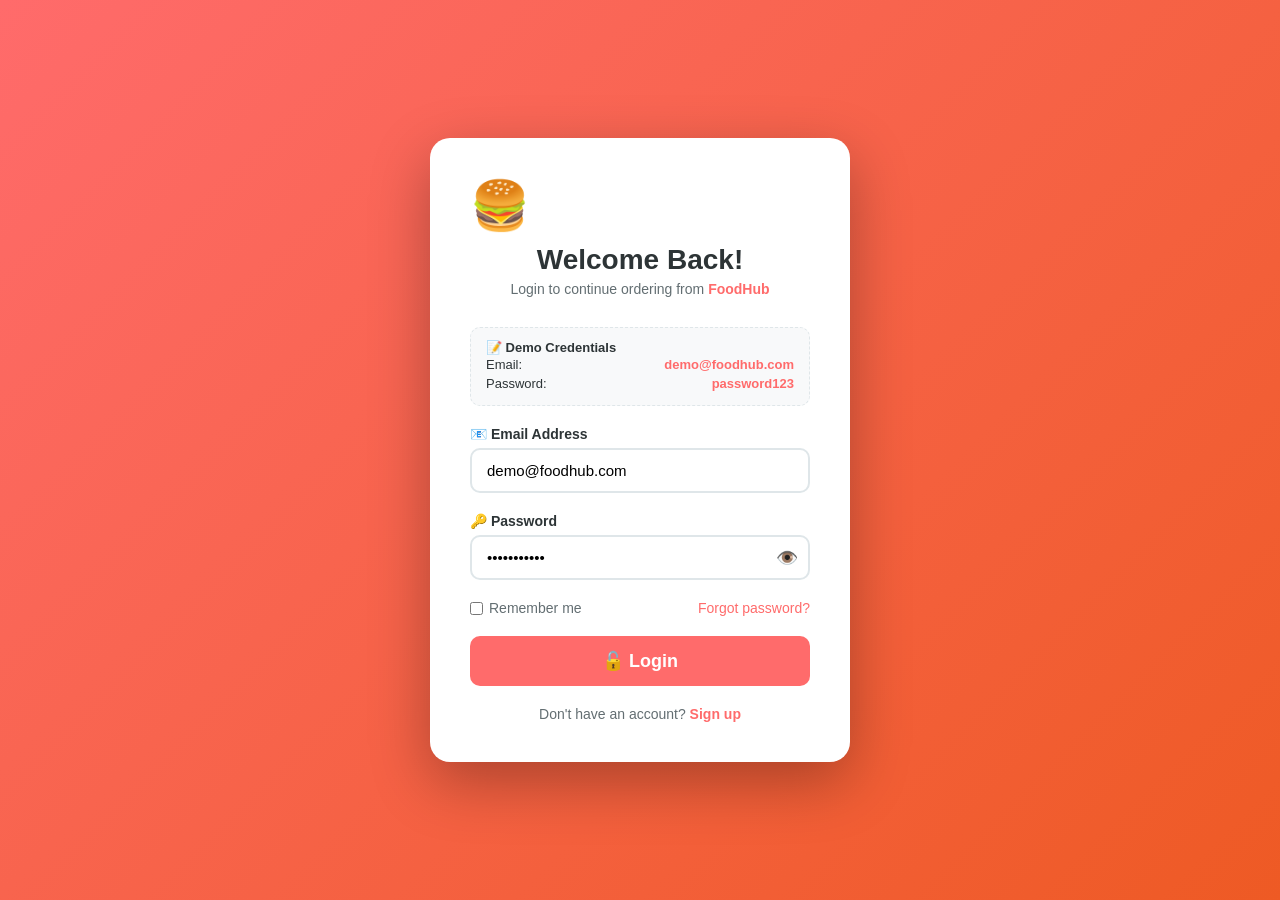
<file: index.html>
<!DOCTYPE html>
<html lang="en">
<head>
    <meta charset="UTF-8" />
    <meta name="viewport" content="width=device-width, initial-scale=1.0"/>
    <title>🍔 FoodHub - Order Food</title>
    <link rel="stylesheet" href="styles.css" />
</head>
<body>
    <!-- ===== HEADER ===== -->
    <header>
        <div class="header-container">
            <div class="logo">
                <span class="logo-icon">🍔</span>
                <span class="logo-text">Food<span>Hub</span></span>
            </div>
            <div class="header-actions">
                <span class="user-greeting" id="userGreeting">👤 Welcome</span>
                <button class="cart-btn" onclick="toggleCart()">
                    🛒 Cart <span id="cartCount">0</span>
                </button>
                <button class="logout-btn" onclick="handleLogout()">🚪 Logout</button>
            </div>
        </div>
    </header>

    <!-- ===== HERO SECTION ===== -->
    <section class="hero">
        <div class="hero-content">
            <h1>Delicious Food, <span>Delivered Fast</span></h1>
            <p>Order your favorite meals from top restaurants in your area</p>
        </div>
    </section>

    <!-- ===== MENU SECTION ===== -->
    <section class="menu-section">
        <div class="container">
            <h2>🍽️ Our Menu</h2>
            
            <!-- Category Tabs -->
<div class="category-tabs" id="categoryTabs">
    <button class="category-btn active" data-category="all">🍽️ All</button>
    <button class="category-btn" data-category="american">🇺🇸 American</button>
    <button class="category-btn" data-category="african">🇳🇬 African</button>
    <button class="category-btn" data-category="rice">🍚 Rice</button>
    <button class="category-btn" data-category="soups">🥣 Soups</button>
    <button class="category-btn" data-category="swallows">🍲 Swallows</button>
    <button class="category-btn" data-category="snacks">🧆 Snacks</button>
    <button class="category-btn" data-category="drinks">🥤 Drinks</button>
</div>

            <!-- Menu Grid -->
            <div class="menu-grid" id="menuGrid">
                <!-- Items will be loaded by JavaScript -->
            </div>
        </div>
    </section>

    <!-- ===== CART SIDEBAR ===== -->
    <div class="cart-overlay" id="cartOverlay" onclick="toggleCart()"></div>
    <div class="cart-sidebar" id="cartSidebar">
        <div class="cart-header">
            <h2>🛒 Your Cart</h2>
            <button class="close-cart" onclick="toggleCart()">✕</button>
        </div>
        <div class="cart-items" id="cartItems">
            <p class="empty-cart">Your cart is empty. Start ordering!</p>
        </div>
        <div class="cart-footer">
            <div class="cart-total">
                <span>Total:</span>
                <span id="cartTotal">$0.00</span>
            </div>
            <button class="checkout-btn" onclick="checkout()">Proceed to Checkout</button>
        </div>
    </div>

    <!-- ===== CHECKOUT MODAL ===== -->
    <div class="modal-overlay" id="checkoutModal">
        <div class="modal-content">
            <h2>📝 Place Your Order</h2>
            <form id="checkoutForm" onsubmit="placeOrder(event)">
                <input type="text" placeholder="Full Name" required />
                <input type="tel" placeholder="Phone Number" required />
                <input type="text" placeholder="Delivery Address" required />
                <textarea placeholder="Special instructions (optional)"></textarea>
                <div class="order-summary">
                    <h3>Order Summary</h3>
                    <div id="orderSummaryItems"></div>
                    <div class="order-total">
                        <strong>Total: <span id="orderTotal">$0.00</span></strong>
                    </div>
                </div>
                <div class="modal-actions">
                    <button type="button" onclick="closeCheckout()">Cancel</button>
                    <button type="submit">✅ Place Order</button>
                </div>
            </form>
        </div>
    </div>

    <!-- ===== SUCCESS TOAST ===== -->
    <div class="toast" id="toast">
        <span id="toastMessage">✅ Order placed successfully!</span>
    </div>

    <!-- ===== SCRIPT ===== -->
    <script src="script.js"></script>
</body>
</html>
</file>
<file: styles.css>
/* ===== RESET & BASE ===== */
* {
    margin: 0;
    padding: 0;
    box-sizing: border-box;
}

body {
    font-family: 'Segoe UI', Tahoma, Geneva, Verdana, sans-serif;
    background: #f5f6fa;
    color: #2d3436;
}

/* ===== HEADER ===== */
header {
    background: #2d3436;
    padding: 15px 20px;
    position: sticky;
    top: 0;
    z-index: 100;
    box-shadow: 0 2px 10px rgba(0,0,0,0.3);
}

.header-container {
    max-width: 1200px;
    margin: 0 auto;
    display: flex;
    justify-content: space-between;
    align-items: center;
    flex-wrap: wrap;
    gap: 10px;
}

.logo {
    display: flex;
    align-items: center;
    gap: 10px;
    font-size: 28px;
    font-weight: bold;
    color: white;
}

.logo-icon {
    font-size: 32px;
}

.logo-text span {
    color: #ff6b6b;
}

.header-actions {
    display: flex;
    align-items: center;
    gap: 5px;
    flex-wrap: wrap;
}

.user-greeting {
    color: white;
    margin-right: 15px;
    font-size: 14px;
}

.cart-btn {
    background: #ff6b6b;
    color: white;
    border: none;
    padding: 10px 20px;
    border-radius: 25px;
    font-size: 16px;
    cursor: pointer;
    transition: transform 0.3s, background 0.3s;
}

.cart-btn:hover {
    background: #ee5a24;
    transform: scale(1.05);
}

#cartCount {
    background: white;
    color: #2d3436;
    padding: 2px 10px;
    border-radius: 12px;
    margin-left: 5px;
    font-weight: bold;
}

.logout-btn {
    background: transparent;
    color: white;
    border: 2px solid white;
    padding: 6px 16px;
    border-radius: 20px;
    cursor: pointer;
    font-size: 14px;
    transition: all 0.3s;
    margin-left: 10px;
}

.logout-btn:hover {
    background: white;
    color: #2d3436;
}

/* ===== HERO ===== */
.hero {
    background: linear-gradient(135deg, #ff6b6b 0%, #ee5a24 100%);
    color: white;
    padding: 60px 20px;
    text-align: center;
}

.hero h1 {
    font-size: 42px;
    margin-bottom: 10px;
}

.hero h1 span {
    color: #ffeaa7;
}

.hero p {
    font-size: 18px;
    opacity: 0.9;
}

/* ===== MENU SECTION ===== */
.menu-section {
    max-width: 1200px;
    margin: 0 auto;
    padding: 40px 20px;
}

.menu-section h2 {
    font-size: 32px;
    margin-bottom: 20px;
}

.category-tabs {
    display: flex;
    gap: 10px;
    flex-wrap: wrap;
    margin-bottom: 30px;
}

.category-btn {
    padding: 10px 24px;
    border: 2px solid #dfe6e9;
    border-radius: 25px;
    background: white;
    cursor: pointer;
    transition: all 0.3s;
    font-size: 15px;
}

.category-btn:hover {
    border-color: #ff6b6b;
    background: #fff5f5;
}

.category-btn.active {
    background: #ff6b6b;
    color: white;
    border-color: #ff6b6b;
}

.menu-grid {
    display: grid;
    grid-template-columns: repeat(auto-fill, minmax(280px, 1fr));
    gap: 25px;
}

.menu-item {
    background: white;
    border-radius: 15px;
    overflow: hidden;
    box-shadow: 0 4px 15px rgba(0,0,0,0.1);
    transition: transform 0.3s, box-shadow 0.3s;
}

.menu-item:hover {
    transform: translateY(-5px);
    box-shadow: 0 8px 25px rgba(0,0,0,0.15);
}

.menu-item-image {
    height: 180px;
    display: flex;
    align-items: center;
    justify-content: center;
    font-size: 80px;
    background: #f8f9fa;
}

.menu-item-info {
    padding: 15px 20px 20px;
}

.menu-item-info h3 {
    font-size: 18px;
    margin-bottom: 5px;
}

.menu-item-info .description {
    color: #636e72;
    font-size: 14px;
    margin-bottom: 10px;
}

.menu-item-info .price {
    font-size: 20px;
    font-weight: bold;
    color: #ff6b6b;
}

.menu-item-info .add-btn {
    background: #ff6b6b;
    color: white;
    border: none;
    padding: 8px 16px;
    border-radius: 20px;
    cursor: pointer;
    transition: background 0.3s;
    font-size: 14px;
    margin-top: 10px;
}

.menu-item-info .add-btn:hover {
    background: #ee5a24;
}

/* ===== CART SIDEBAR ===== */
.cart-overlay {
    display: none;
    position: fixed;
    top: 0;
    left: 0;
    right: 0;
    bottom: 0;
    background: rgba(0,0,0,0.5);
    z-index: 200;
}

.cart-overlay.show {
    display: block;
}

.cart-sidebar {
    position: fixed;
    top: 0;
    right: -450px;
    width: 400px;
    max-width: 90vw;
    height: 100vh;
    background: white;
    z-index: 300;
    padding: 20px;
    transition: right 0.3s ease;
    display: flex;
    flex-direction: column;
    box-shadow: -5px 0 15px rgba(0,0,0,0.1);
}

.cart-sidebar.open {
    right: 0;
}

.cart-header {
    display: flex;
    justify-content: space-between;
    align-items: center;
    margin-bottom: 20px;
}

.close-cart {
    background: none;
    border: none;
    font-size: 28px;
    cursor: pointer;
    color: #636e72;
}

.cart-items {
    flex: 1;
    overflow-y: auto;
    margin-bottom: 20px;
}

.cart-item {
    display: flex;
    justify-content: space-between;
    align-items: center;
    padding: 10px 0;
    border-bottom: 1px solid #dfe6e9;
}

.cart-item-info {
    flex: 1;
}

.cart-item-name {
    font-weight: bold;
}

.cart-item-price {
    font-size: 14px;
    color: #ff6b6b;
}

.cart-item-actions {
    display: flex;
    align-items: center;
    gap: 8px;
}

.cart-item-actions button {
    width: 30px;
    height: 30px;
    border-radius: 50%;
    border: none;
    background: #dfe6e9;
    cursor: pointer;
    font-size: 16px;
    transition: background 0.3s;
}

.cart-item-actions button:hover {
    background: #b2bec3;
}

.cart-item-actions .remove-btn {
    background: #ff6b6b;
    color: white;
}

.cart-item-actions .remove-btn:hover {
    background: #ee5a24;
}

.empty-cart {
    text-align: center;
    color: #636e72;
    padding: 40px 0;
}

.cart-footer {
    border-top: 2px solid #dfe6e9;
    padding-top: 20px;
}

.cart-total {
    display: flex;
    justify-content: space-between;
    font-size: 20px;
    font-weight: bold;
    margin-bottom: 15px;
}

.cart-total span:last-child {
    color: #ff6b6b;
}

.checkout-btn {
    width: 100%;
    padding: 14px;
    background: #ff6b6b;
    color: white;
    border: none;
    border-radius: 10px;
    font-size: 18px;
    cursor: pointer;
    transition: background 0.3s;
}

.checkout-btn:hover {
    background: #ee5a24;
}

/* ===== CHECKOUT MODAL ===== */
.modal-overlay {
    display: none;
    position: fixed;
    top: 0;
    left: 0;
    right: 0;
    bottom: 0;
    background: rgba(0,0,0,0.6);
    z-index: 400;
    align-items: center;
    justify-content: center;
}

.modal-overlay.show {
    display: flex;
}

.modal-content {
    background: white;
    border-radius: 20px;
    padding: 30px;
    max-width: 500px;
    width: 95%;
    max-height: 90vh;
    overflow-y: auto;
}

.modal-content h2 {
    margin-bottom: 20px;
    text-align: center;
}

.modal-content form input,
.modal-content form textarea {
    width: 100%;
    padding: 12px;
    margin-bottom: 12px;
    border: 2px solid #dfe6e9;
    border-radius: 10px;
    font-size: 15px;
}

.modal-content form textarea {
    min-height: 80px;
    resize: vertical;
}

.order-summary {
    background: #f8f9fa;
    padding: 15px;
    border-radius: 10px;
    margin: 15px 0;
}

.order-summary-item {
    display: flex;
    justify-content: space-between;
    padding: 5px 0;
    border-bottom: 1px solid #dfe6e9;
}

.order-total {
    text-align: right;
    margin-top: 10px;
    font-size: 18px;
}

.order-total strong {
    color: #ff6b6b;
}

.modal-actions {
    display: flex;
    gap: 10px;
    margin-top: 15px;
}

.modal-actions button {
    flex: 1;
    padding: 12px;
    border: none;
    border-radius: 10px;
    font-size: 16px;
    cursor: pointer;
}

.modal-actions button:first-child {
    background: #dfe6e9;
}

.modal-actions button:last-child {
    background: #ff6b6b;
    color: white;
}

.modal-actions button:last-child:hover {
    background: #ee5a24;
}

/* ===== TOAST ===== */
.toast {
    position: fixed;
    bottom: 30px;
    right: 30px;
    background: #00b894;
    color: white;
    padding: 15px 25px;
    border-radius: 10px;
    box-shadow: 0 4px 15px rgba(0,0,0,0.2);
    transform: translateY(100px);
    opacity: 0;
    transition: all 0.4s ease;
    z-index: 500;
}

.toast.show {
    transform: translateY(0);
    opacity: 1;
}

/* ===== RESPONSIVE ===== */
@media (max-width: 768px) {
    .hero h1 {
        font-size: 28px;
    }
    .menu-grid {
        grid-template-columns: repeat(auto-fill, minmax(240px, 1fr));
    }
    .cart-sidebar {
        width: 100%;
        max-width: 100vw;
    }
    .category-tabs {
        justify-content: center;
    }
    .header-container {
        flex-direction: column;
        align-items: center;
        text-align: center;
    }
    .user-greeting {
        font-size: 12px;
        margin-right: 8px;
    }
    .logout-btn {
        font-size: 12px;
        padding: 4px 12px;
        margin-left: 5px;
    }
}

@media (max-width: 480px) {
    .header-actions {
        justify-content: center;
    }
    .cart-btn {
        font-size: 14px;
        padding: 8px 14px;
    }
}
</file>
